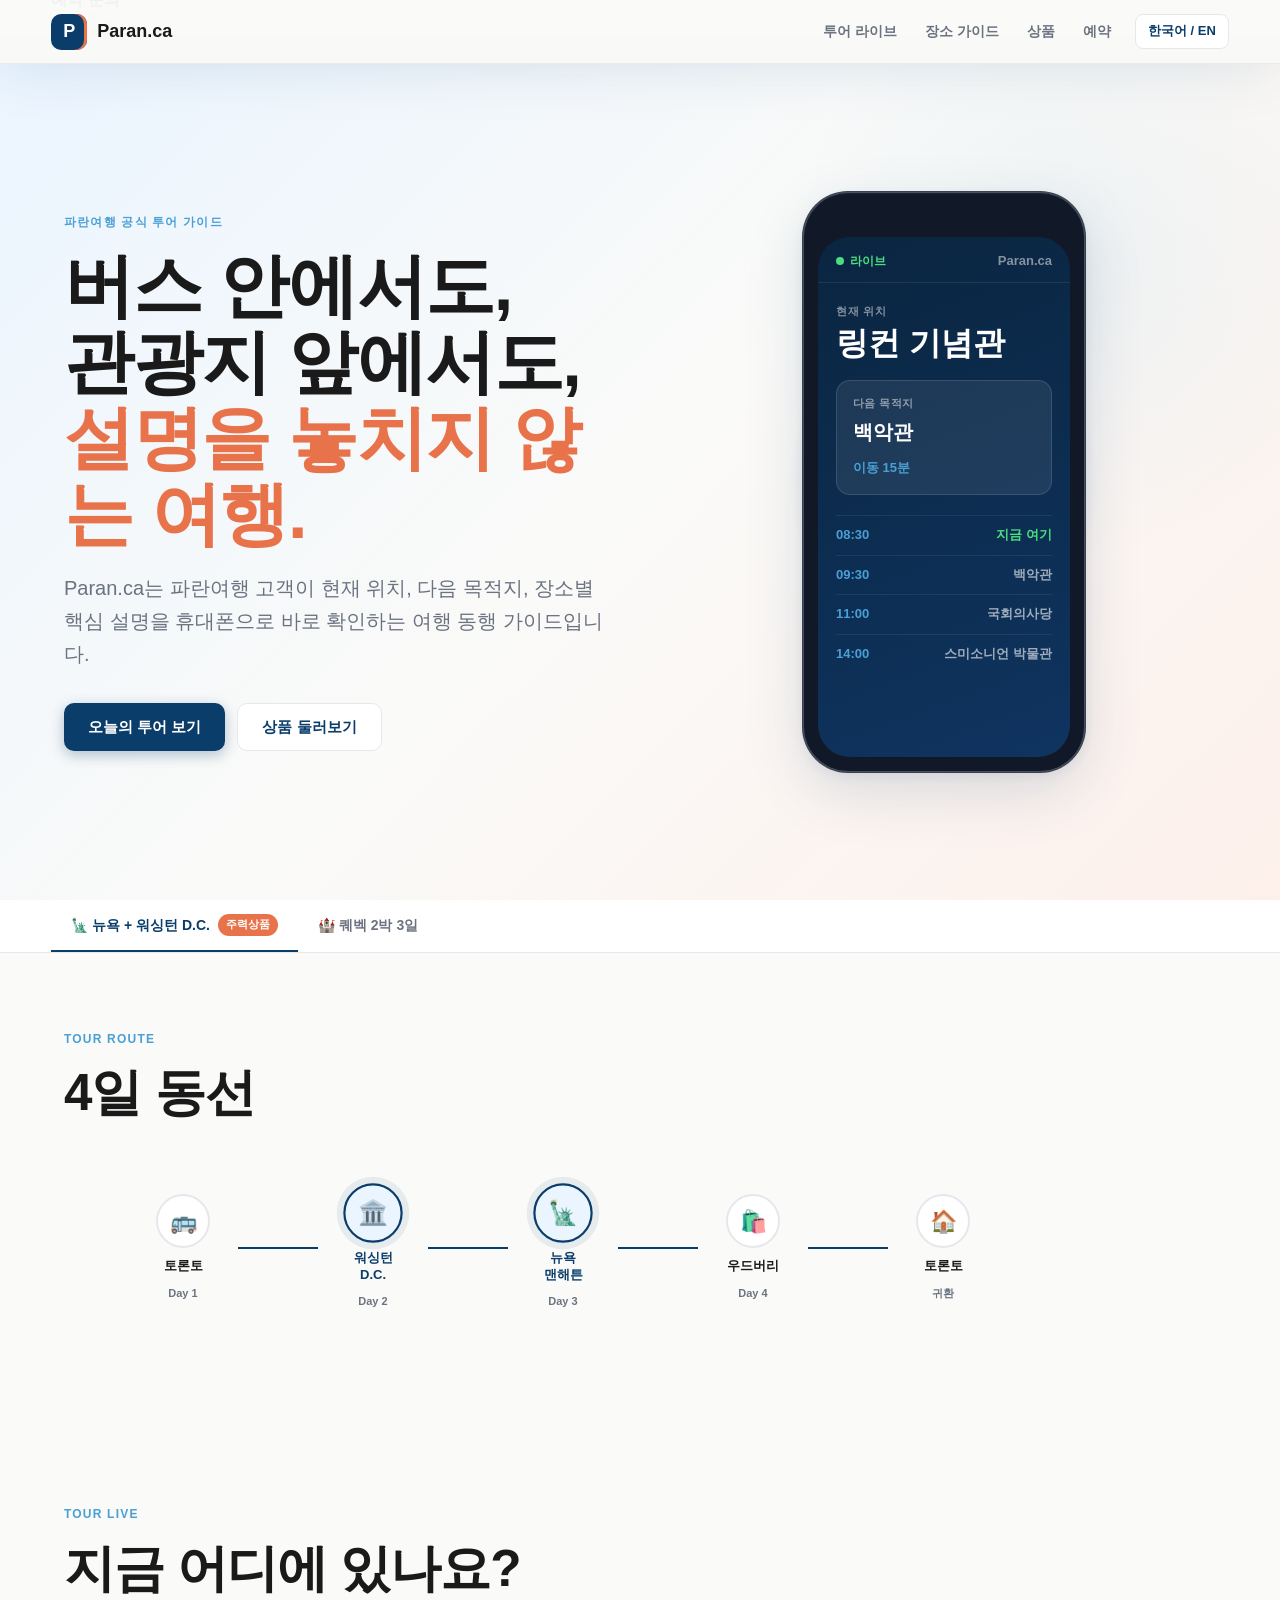
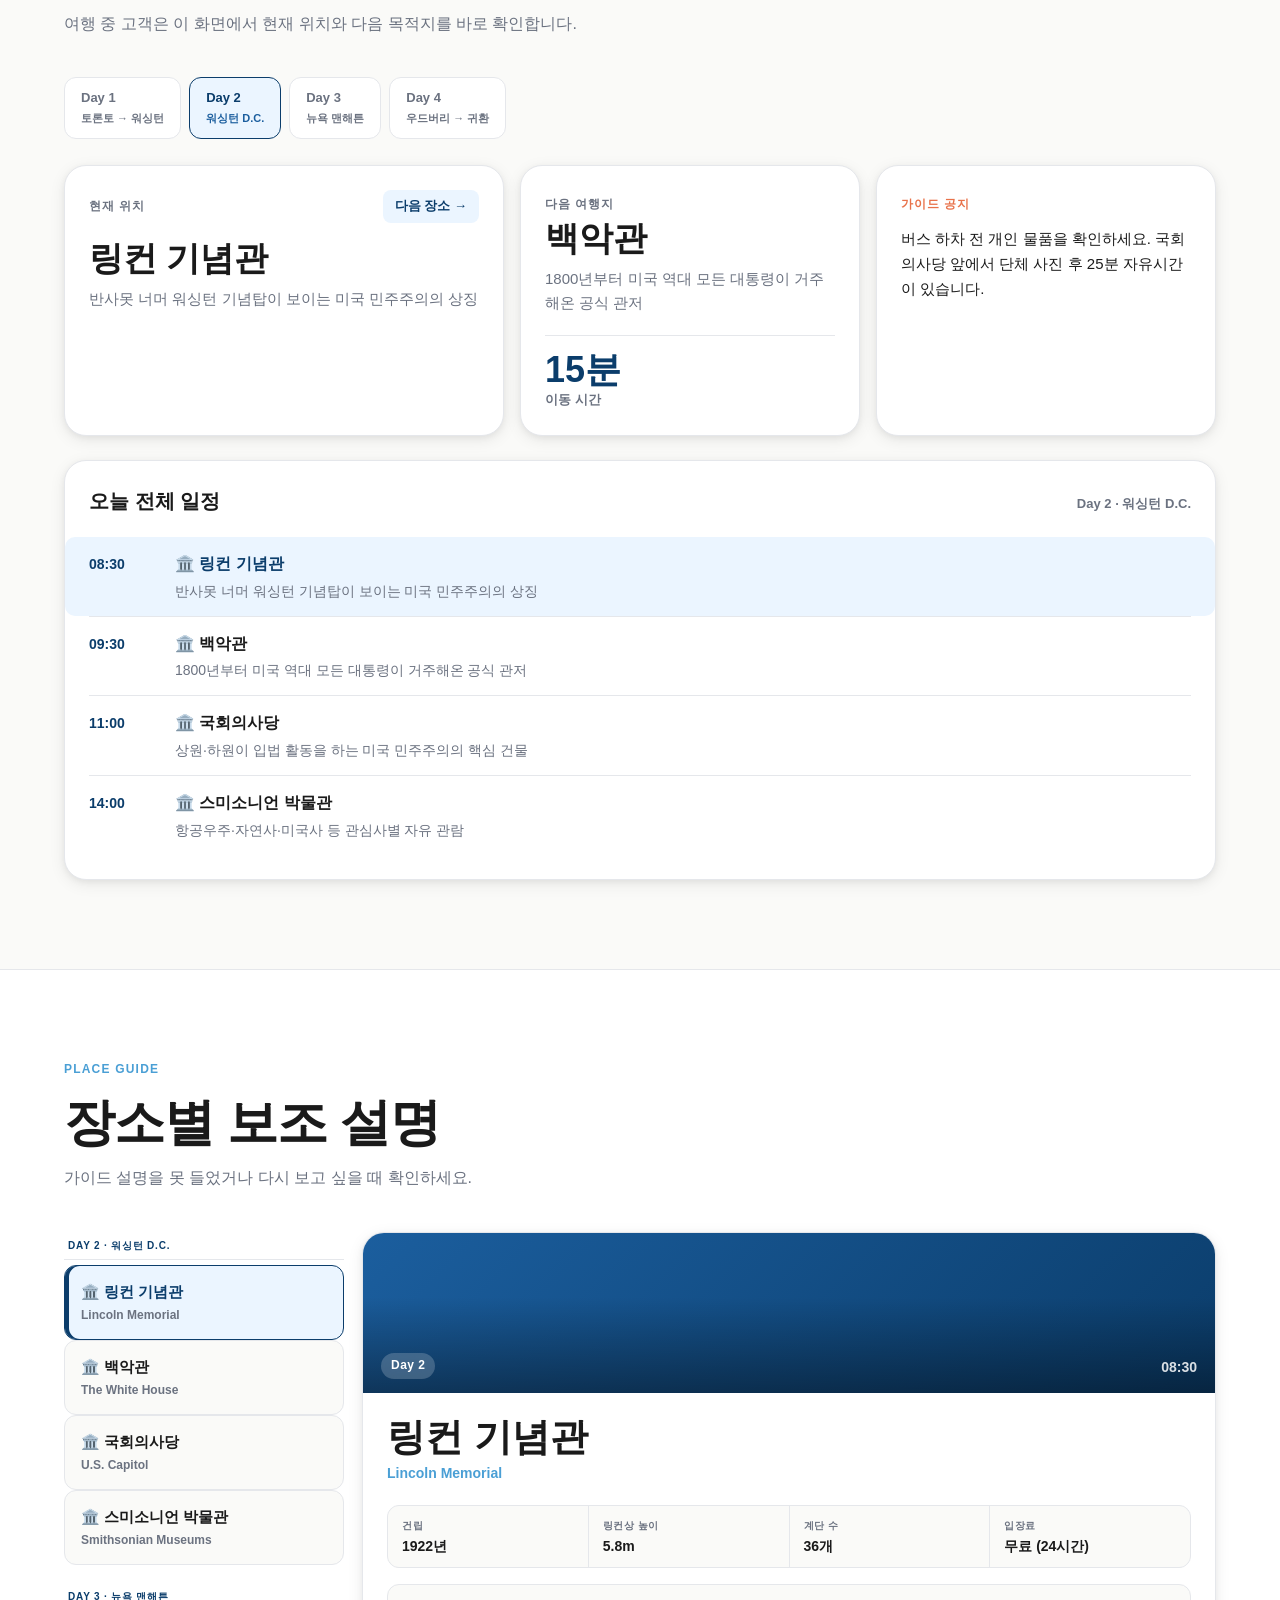
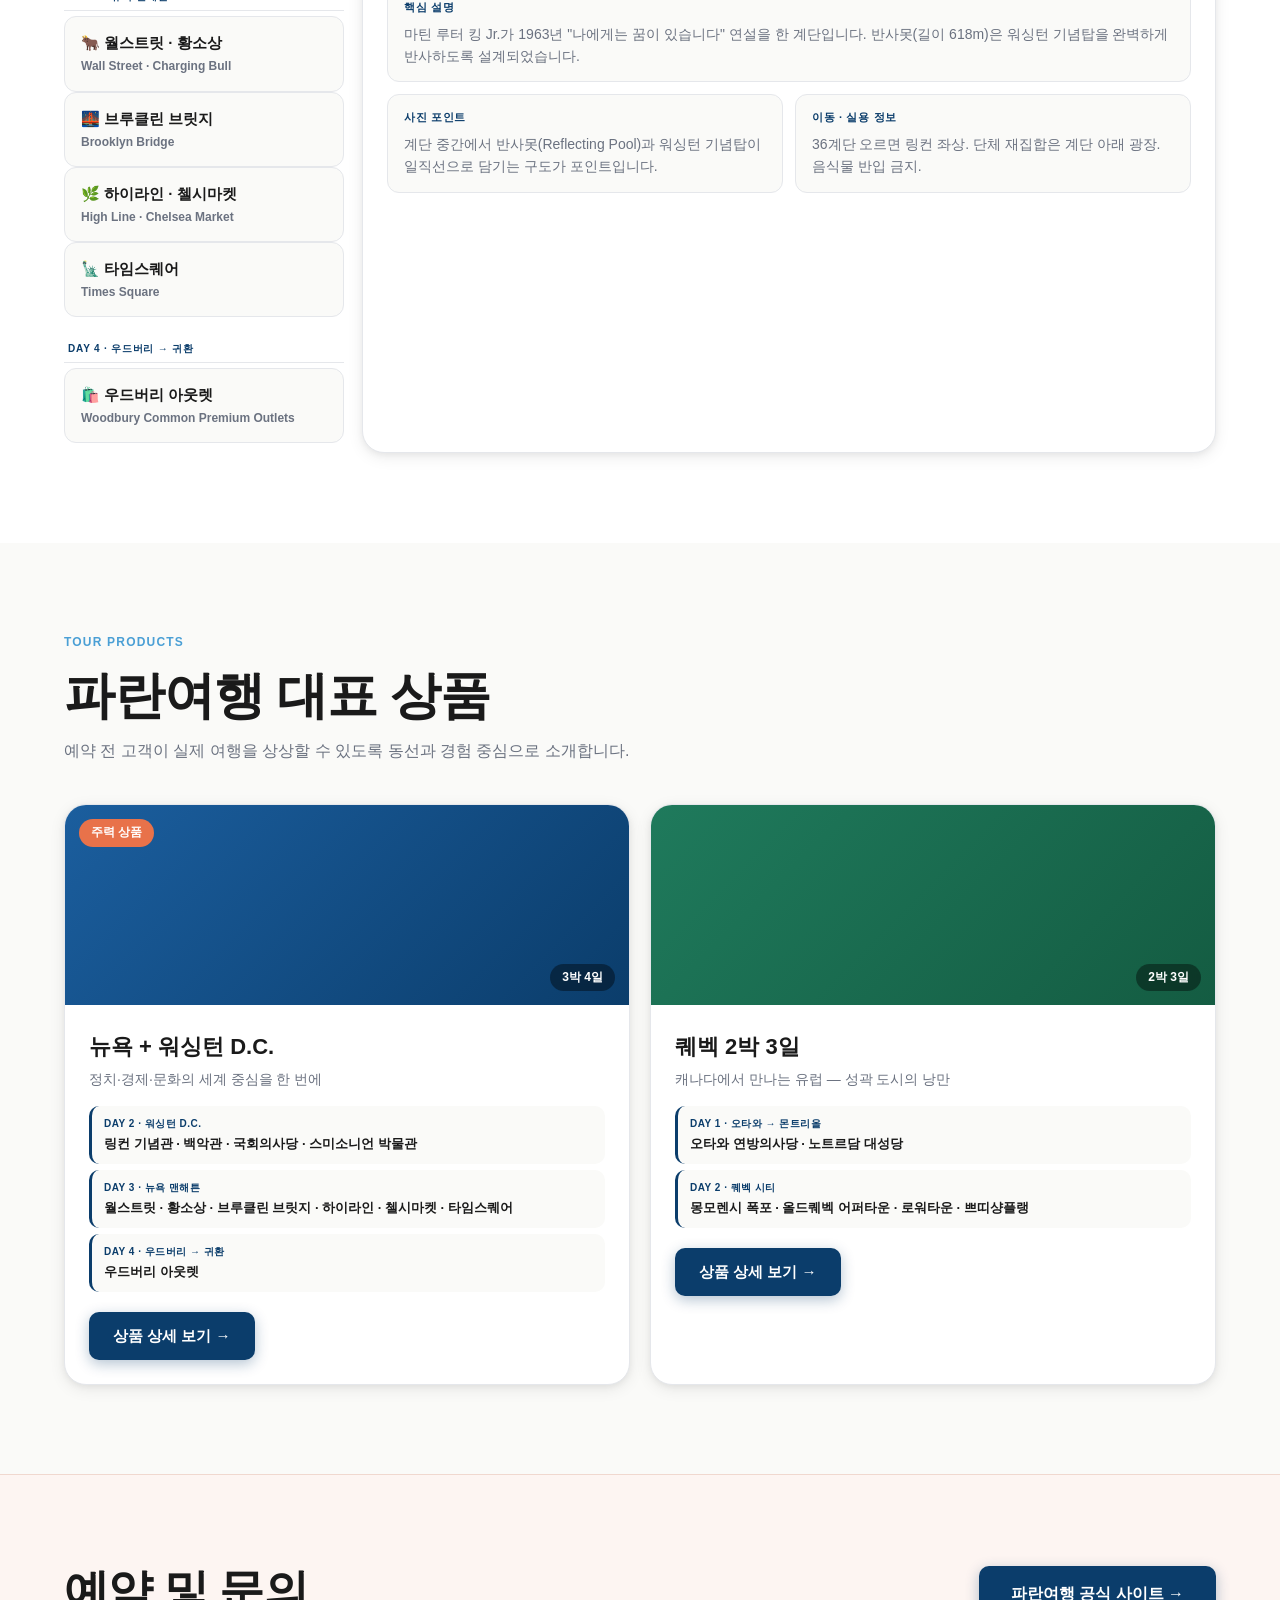
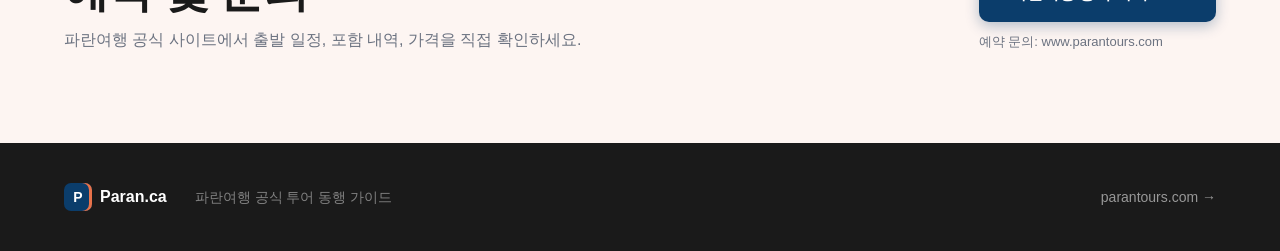
<file: index.html>
<!doctype html>
<html lang="ko">
<head>
  <meta charset="utf-8">
  <meta name="viewport" content="width=device-width, initial-scale=1">
  <meta name="description" content="파란여행 공식 투어 동행 가이드 — 버스 안에서도 관광지 앞에서도 설명을 놓치지 않는 여행">
  <meta name="theme-color" content="#0B3D6B">
  <meta property="og:title" content="Paran.ca | 파란여행 투어 가이드">
  <meta property="og:description" content="현재 위치, 다음 목적지, 장소 설명을 한눈에 — 파란여행 모바일 동행 가이드">
  <meta property="og:type" content="website">
  <title>Paran.ca | 파란여행 투어 가이드</title>
  <link rel="stylesheet" href="style.css">
</head>
<body>

  <!-- HEADER -->
  <header class="topbar" id="topbar">
    <a class="brand" href="#" aria-label="Paran.ca 홈">
      <div class="brand-mark">P</div>
      <span class="brand-name">Paran.ca</span>
    </a>
    <nav class="main-nav" aria-label="주요 메뉴">
      <a href="#live" class="nav-link">투어 라이브</a>
      <a href="#places" class="nav-link">장소 가이드</a>
      <a href="#products" class="nav-link">상품</a>
      <a href="#booking" class="nav-link">예약</a>
    </nav>
    <div class="topbar-end">
      <button class="lang-btn" type="button" id="langToggle">한국어 / EN</button>
      <button class="hamburger" type="button" id="menuBtn" aria-label="메뉴">
        <span></span><span></span><span></span>
      </button>
    </div>
  </header>

  <div class="mobile-nav" id="mobileNav">
    <a href="#live" class="mobile-link">투어 라이브</a>
    <a href="#places" class="mobile-link">장소 가이드</a>
    <a href="#products" class="mobile-link">상품</a>
    <a href="#booking" class="mobile-link">예약 문의</a>
  </div>

  <main>

    <!-- HERO -->
    <section class="hero" id="home">
      <div class="hero-text">
        <p class="eyebrow">파란여행 공식 투어 가이드</p>
        <h1 class="hero-headline">
          <span class="h-line" style="--i:0">버스 안에서도,</span>
          <span class="h-line" style="--i:1">관광지 앞에서도,</span>
          <span class="h-line coral" style="--i:2">설명을 놓치지 않는 여행.</span>
        </h1>
        <p class="hero-body">Paran.ca는 파란여행 고객이 현재 위치, 다음 목적지, 장소별 핵심 설명을 휴대폰으로 바로 확인하는 여행 동행 가이드입니다.</p>
        <div class="hero-cta">
          <a href="#live" class="btn-primary">오늘의 투어 보기</a>
          <a href="#products" class="btn-ghost">상품 둘러보기</a>
        </div>
      </div>

      <div class="hero-device" aria-label="모바일 투어 라이브 미리보기">
        <div class="device-glow"></div>
        <div class="device-frame">
          <div class="device-pill"></div>
          <div class="device-screen" id="heroPhone">
            <div class="app-topbar">
              <span class="live-badge"><span class="live-dot"></span>라이브</span>
              <span class="app-logo-sm">Paran.ca</span>
            </div>
            <div class="app-body">
              <p class="app-label">현재 위치</p>
              <h2 class="app-current" data-hero-current>워싱턴 D.C.</h2>
              <div class="app-next-card">
                <p class="app-next-label">다음 목적지</p>
                <strong class="app-next-name" data-hero-next>국회의사당</strong>
                <span class="app-next-time" data-hero-time>이동 12분</span>
              </div>
              <ol class="app-timeline" data-mini-timeline></ol>
            </div>
          </div>
        </div>
      </div>
    </section>

    <!-- TOUR TABS -->
    <div class="tour-tabs-bar">
      <div class="tour-tabs" role="tablist">
        <button class="tour-tab is-active" type="button" role="tab" data-tour="ny-washington">
          🗽 뉴욕 + 워싱턴 D.C. <span class="badge">주력상품</span>
        </button>
        <button class="tour-tab" type="button" role="tab" data-tour="quebec">
          🏰 퀘벡 2박 3일
        </button>
      </div>
    </div>

    <!-- ROUTE VISUALIZATION -->
    <section class="route-section">
      <div class="section-intro reveal">
        <p class="eyebrow">Tour route</p>
        <h2 data-route-title>4일 동선 한눈에</h2>
      </div>
      <div class="route-scroll">
        <div class="route-viz" data-route-viz></div>
      </div>
    </section>

    <!-- LIVE -->
    <section class="live-section" id="live">
      <div class="section-intro reveal">
        <p class="eyebrow">Tour live</p>
        <h2>지금 어디에 있나요?</h2>
        <p class="section-desc">여행 중 고객은 이 화면에서 현재 위치와 다음 목적지를 바로 확인합니다.</p>
      </div>

      <div class="live-day-tabs" data-day-tabs></div>

      <div class="live-grid">
        <article class="live-card current-card tilt-card reveal">
          <div class="card-head">
            <span class="card-eye">현재 위치</span>
            <button class="next-btn" type="button" id="simulateNext">다음 장소 →</button>
          </div>
          <h3 class="live-place" data-current-place></h3>
          <p class="live-desc" data-current-summary></p>
        </article>

        <article class="live-card reveal" style="--delay:.1s">
          <span class="card-eye">다음 여행지</span>
          <h3 class="live-place" data-next-place></h3>
          <p class="live-desc" data-next-summary></p>
          <div class="move-badge">
            <strong class="move-time" data-moving-time></strong>
            <span class="move-label">이동 시간</span>
          </div>
        </article>

        <article class="notice-card reveal" style="--delay:.2s">
          <span class="card-eye notice-eye">가이드 공지</span>
          <p class="notice-text" data-guide-notice></p>
        </article>
      </div>

      <div class="timeline-wrap reveal">
        <div class="timeline-head">
          <h3>오늘 전체 일정</h3>
          <span class="timeline-day" data-tour-day></span>
        </div>
        <ol class="timeline" data-main-timeline></ol>
      </div>
    </section>

    <!-- PLACES -->
    <section class="places-section" id="places">
      <div class="section-intro reveal">
        <p class="eyebrow">Place guide</p>
        <h2>장소별 보조 설명</h2>
        <p class="section-desc">가이드 설명을 못 들었거나 다시 보고 싶을 때 확인하세요.</p>
      </div>
      <div class="places-layout reveal" id="placesLayout">
        <div class="place-list" data-place-list></div>
        <article class="place-detail" data-place-detail></article>
      </div>
      <p class="swipe-hint" aria-hidden="true">← 스와이프로 장소 이동 →</p>
    </section>

    <!-- PRODUCTS -->
    <section class="products-section" id="products">
      <div class="section-intro reveal">
        <p class="eyebrow">Tour products</p>
        <h2>파란여행 대표 상품</h2>
        <p class="section-desc">예약 전 고객이 실제 여행을 상상할 수 있도록 동선과 경험 중심으로 소개합니다.</p>
      </div>
      <div class="product-grid" data-product-grid></div>
    </section>

    <!-- BOOKING -->
    <section class="booking-section" id="booking">
      <div class="booking-copy reveal">
        <h2>예약 및 문의</h2>
        <p>파란여행 공식 사이트에서 출발 일정, 포함 내역, 가격을 직접 확인하세요.</p>
      </div>
      <div class="booking-action reveal" style="--delay:.15s">
        <a class="btn-primary btn-lg" href="https://www.parantours.com" target="_blank" rel="noreferrer">파란여행 공식 사이트 →</a>
        <p class="booking-note">예약 문의: www.parantours.com</p>
      </div>
    </section>

  </main>

  <footer class="site-footer">
    <div class="footer-inner">
      <div class="footer-brand">
        <div class="brand-mark sm">P</div>
        <span>Paran.ca</span>
      </div>
      <p>파란여행 공식 투어 동행 가이드</p>
      <a href="https://www.parantours.com" target="_blank" rel="noreferrer">parantours.com →</a>
    </div>
  </footer>

  <script src="tour-data.js"></script>
</body>
</html>
</file>
<file: style.css>
/* ═══════════════════════════════════════
   TOKENS
═══════════════════════════════════════ */
:root {
  --bg: #FAFAF8;
  --surface: #FFFFFF;
  --ink: #1A1A1A;
  --muted: #6B7280;
  --border: #E5E7EB;
  --brand: #0B3D6B;
  --brand-mid: #1B5E9E;
  --brand-light: #4A9FD5;
  --brand-sky: #EBF5FF;
  --coral: #E8724A;
  --coral-light: #FDF0EB;
  --green: #059669;
  --shadow-sm: 0 1px 3px rgba(0,0,0,.08), 0 1px 2px rgba(0,0,0,.06);
  --shadow: 0 4px 16px rgba(0,0,0,.08), 0 2px 6px rgba(0,0,0,.05);
  --shadow-lg: 0 20px 60px rgba(11,61,107,.15), 0 4px 16px rgba(0,0,0,.08);
  --r: 14px;
  --r-lg: 22px;
}

/* ═══════════════════════════════════════
   RESET & BASE
═══════════════════════════════════════ */
*, *::before, *::after { box-sizing: border-box; margin: 0; padding: 0; }

html { scroll-behavior: smooth; font-size: 16px; }

body {
  background: var(--bg);
  color: var(--ink);
  font-family: -apple-system, "Apple SD Gothic Neo", "Malgun Gothic", "Segoe UI", sans-serif;
  line-height: 1.6;
  overflow-x: hidden;
}

a { color: inherit; text-decoration: none; }
button { font: inherit; cursor: pointer; border: none; background: none; }
ol, ul { list-style: none; }
img { display: block; max-width: 100%; }

/* ═══════════════════════════════════════
   HEADER
═══════════════════════════════════════ */
.topbar {
  position: sticky;
  top: 0;
  z-index: 100;
  display: flex;
  align-items: center;
  gap: 24px;
  height: 64px;
  padding: 0 clamp(16px, 4vw, 56px);
  background: rgba(250,250,248,.92);
  border-bottom: 1px solid rgba(229,231,235,.8);
  backdrop-filter: blur(20px);
  -webkit-backdrop-filter: blur(20px);
  transition: box-shadow .3s;
}

.topbar.scrolled { box-shadow: var(--shadow); }

.brand {
  display: flex;
  align-items: center;
  gap: 10px;
  font-size: 18px;
  font-weight: 800;
  flex-shrink: 0;
}

.brand-mark {
  width: 36px;
  height: 36px;
  border-radius: 10px;
  background: var(--brand);
  color: #fff;
  display: grid;
  place-items: center;
  font-size: 18px;
  font-weight: 900;
  box-shadow: inset -3px 0 0 var(--coral);
}

.brand-mark.sm { width: 28px; height: 28px; font-size: 14px; border-radius: 7px; }

.main-nav {
  display: flex;
  gap: 28px;
  margin-left: auto;
}

.nav-link {
  font-size: 14px;
  font-weight: 600;
  color: var(--muted);
  transition: color .2s;
}

.nav-link:hover { color: var(--brand); }

.topbar-end {
  display: flex;
  align-items: center;
  gap: 10px;
}

.lang-btn {
  padding: 6px 12px;
  border: 1px solid var(--border);
  border-radius: 8px;
  background: var(--surface);
  color: var(--brand);
  font-size: 13px;
  font-weight: 700;
  white-space: nowrap;
}

.hamburger {
  display: none;
  flex-direction: column;
  gap: 5px;
  padding: 6px;
}

.hamburger span {
  display: block;
  width: 22px;
  height: 2px;
  background: var(--ink);
  border-radius: 2px;
  transition: transform .3s, opacity .3s;
}

/* Mobile nav */
.mobile-nav {
  position: fixed;
  top: 64px;
  left: 0;
  right: 0;
  background: var(--surface);
  border-bottom: 1px solid var(--border);
  display: flex;
  flex-direction: column;
  padding: 12px 0;
  z-index: 99;
  transform: translateY(-110%);
  transition: transform .3s cubic-bezier(.25,.46,.45,.94);
  box-shadow: var(--shadow-lg);
}

.mobile-nav.is-open { transform: none; }

.mobile-link {
  padding: 14px clamp(16px, 4vw, 56px);
  font-size: 16px;
  font-weight: 600;
  color: var(--ink);
  border-bottom: 1px solid var(--border);
  transition: background .15s;
}

.mobile-link:last-child { border-bottom: none; }
.mobile-link:active { background: var(--bg); }

/* ═══════════════════════════════════════
   HERO
═══════════════════════════════════════ */
.hero {
  display: grid;
  grid-template-columns: 1fr 1fr;
  gap: clamp(32px, 5vw, 72px);
  align-items: center;
  min-height: calc(100svh - 64px);
  padding: clamp(48px, 8vw, 96px) clamp(16px, 5vw, 72px);
  background: linear-gradient(135deg, #EBF5FF 0%, var(--bg) 50%, #FDF0EB 100%);
  position: relative;
  overflow: hidden;
}

.hero::before {
  content: '';
  position: absolute;
  width: 600px;
  height: 600px;
  border-radius: 50%;
  background: radial-gradient(circle, rgba(74,159,213,.08) 0%, transparent 70%);
  top: -100px;
  right: -100px;
  pointer-events: none;
}

.eyebrow {
  font-size: 12px;
  font-weight: 800;
  letter-spacing: .1em;
  text-transform: uppercase;
  color: var(--brand-light);
  margin-bottom: 16px;
}

.eyebrow.light { color: rgba(255,255,255,.6); }

.hero-headline {
  font-size: clamp(40px, 5.5vw, 80px);
  font-weight: 900;
  line-height: 1.08;
  letter-spacing: -.02em;
}

.h-line {
  display: block;
  opacity: 0;
  transform: translateY(24px);
  animation: lineUp .7s cubic-bezier(.25,.46,.45,.94) forwards;
  animation-delay: calc(var(--i) * .15s + .2s);
}

.h-line.coral { color: var(--coral); }

@keyframes lineUp {
  to { opacity: 1; transform: none; }
}

.hero-body {
  margin-top: 20px;
  font-size: clamp(16px, 1.6vw, 20px);
  color: var(--muted);
  max-width: 540px;
  line-height: 1.65;
  opacity: 0;
  animation: lineUp .7s ease forwards;
  animation-delay: .65s;
}

.hero-cta {
  display: flex;
  flex-wrap: wrap;
  gap: 12px;
  margin-top: 32px;
  opacity: 0;
  animation: lineUp .6s ease forwards;
  animation-delay: .8s;
}

/* BUTTONS */
.btn-primary {
  display: inline-flex;
  align-items: center;
  justify-content: center;
  min-height: 48px;
  padding: 0 24px;
  border-radius: 10px;
  background: var(--brand);
  color: #fff;
  font-size: 15px;
  font-weight: 700;
  transition: background .2s, transform .15s, box-shadow .2s;
  box-shadow: 0 4px 14px rgba(11,61,107,.3);
}

.btn-primary:hover { background: var(--brand-mid); transform: translateY(-1px); box-shadow: 0 6px 20px rgba(11,61,107,.35); }
.btn-primary:active { transform: none; }
.btn-primary.btn-lg { min-height: 56px; padding: 0 32px; font-size: 16px; }

.btn-ghost {
  display: inline-flex;
  align-items: center;
  justify-content: center;
  min-height: 48px;
  padding: 0 24px;
  border-radius: 10px;
  border: 1.5px solid var(--border);
  background: var(--surface);
  color: var(--brand);
  font-size: 15px;
  font-weight: 700;
  transition: border-color .2s, background .2s;
}

.btn-ghost:hover { border-color: var(--brand-light); background: var(--brand-sky); }

/* DEVICE MOCKUP */
.hero-device {
  display: flex;
  justify-content: center;
  align-items: center;
  position: relative;
  opacity: 0;
  animation: lineUp .8s ease forwards;
  animation-delay: .4s;
}

.device-glow {
  position: absolute;
  width: 320px;
  height: 320px;
  border-radius: 50%;
  background: radial-gradient(circle, rgba(74,159,213,.25) 0%, transparent 70%);
  z-index: 0;
}

.device-frame {
  position: relative;
  z-index: 1;
  width: min(280px, 72vw);
  background: #111827;
  border-radius: 44px;
  padding: 14px;
  box-shadow:
    0 0 0 1px rgba(255,255,255,.08),
    0 0 0 2px #374151,
    var(--shadow-lg),
    inset 0 1px 1px rgba(255,255,255,.06);
}

.device-pill {
  width: 90px;
  height: 24px;
  background: #111827;
  border-radius: 0 0 18px 18px;
  margin: 0 auto 6px;
}

.device-screen {
  background: linear-gradient(160deg, #0a2540 0%, #0f3460 100%);
  border-radius: 32px;
  min-height: 520px;
  overflow: hidden;
  color: #fff;
  transition: transform .5s cubic-bezier(.25,.46,.45,.94);
  transform-style: preserve-3d;
}

.device-screen.is-flipping {
  animation: phoneFlip .5s ease;
}

@keyframes phoneFlip {
  0%   { transform: rotateY(0deg); }
  49%  { transform: rotateY(90deg); opacity: 0; }
  51%  { transform: rotateY(-90deg); opacity: 0; }
  100% { transform: rotateY(0deg); opacity: 1; }
}

.app-topbar {
  display: flex;
  align-items: center;
  justify-content: space-between;
  padding: 14px 18px 10px;
  border-bottom: 1px solid rgba(255,255,255,.08);
}

.live-badge {
  display: flex;
  align-items: center;
  gap: 6px;
  font-size: 12px;
  font-weight: 700;
  color: #4ade80;
}

.live-dot {
  width: 8px;
  height: 8px;
  border-radius: 50%;
  background: #4ade80;
  animation: pulseDot 2s ease infinite;
}

@keyframes pulseDot {
  0%,100% { box-shadow: 0 0 0 0 rgba(74,222,128,.5); }
  50%      { box-shadow: 0 0 0 6px rgba(74,222,128,0); }
}

.app-logo-sm {
  font-size: 13px;
  font-weight: 800;
  color: rgba(255,255,255,.5);
}

.app-body { padding: 20px 18px; }

.app-label {
  font-size: 11px;
  font-weight: 700;
  letter-spacing: .06em;
  text-transform: uppercase;
  color: rgba(255,255,255,.5);
  margin-bottom: 6px;
}

.app-current {
  font-size: 32px;
  font-weight: 900;
  line-height: 1.1;
  margin-bottom: 18px;
}

.app-next-card {
  background: rgba(255,255,255,.08);
  border: 1px solid rgba(255,255,255,.12);
  border-radius: 14px;
  padding: 14px 16px;
  margin-bottom: 20px;
}

.app-next-label {
  font-size: 11px;
  color: rgba(255,255,255,.5);
  font-weight: 700;
  letter-spacing: .04em;
  margin-bottom: 4px;
}

.app-next-name {
  display: block;
  font-size: 20px;
  font-weight: 800;
  margin-bottom: 6px;
}

.app-next-time {
  font-size: 13px;
  color: var(--brand-light);
  font-weight: 600;
}

.app-timeline {
  display: flex;
  flex-direction: column;
  gap: 0;
}

.app-timeline li {
  display: flex;
  justify-content: space-between;
  align-items: center;
  gap: 10px;
  padding: 9px 0;
  border-top: 1px solid rgba(255,255,255,.07);
  font-size: 13px;
  color: rgba(255,255,255,.6);
}

.app-timeline li time { font-weight: 700; color: var(--brand-light); }
.app-timeline li.is-now { color: #fff; }
.app-timeline li.is-now strong { color: #4ade80; }

/* ═══════════════════════════════════════
   STATS
═══════════════════════════════════════ */
.stats-row {
  display: flex;
  align-items: center;
  justify-content: center;
  gap: 0;
  background: var(--surface);
  border-top: 1px solid var(--border);
  border-bottom: 1px solid var(--border);
  padding: 28px clamp(16px, 4vw, 56px);
  flex-wrap: wrap;
}

.stat-item {
  display: flex;
  flex-direction: column;
  align-items: center;
  gap: 4px;
  padding: 0 clamp(20px, 3vw, 48px);
  opacity: 0;
  transform: translateY(20px);
  transition: opacity .6s ease, transform .6s ease;
}

.stat-item.is-visible { opacity: 1; transform: none; }

.stat-num {
  font-size: clamp(28px, 3.5vw, 42px);
  font-weight: 900;
  color: var(--brand);
  line-height: 1;
}

.stat-label {
  font-size: 13px;
  color: var(--muted);
  font-weight: 600;
  white-space: nowrap;
}

.stat-divider {
  width: 1px;
  height: 40px;
  background: var(--border);
  flex-shrink: 0;
}

/* ═══════════════════════════════════════
   TOUR TABS
═══════════════════════════════════════ */
.tour-tabs-bar {
  background: var(--surface);
  border-bottom: 1px solid var(--border);
  position: sticky;
  top: 64px;
  z-index: 90;
}

.tour-tabs {
  display: flex;
  gap: 0;
  padding: 0 clamp(16px, 4vw, 56px);
  overflow-x: auto;
  -webkit-overflow-scrolling: touch;
  scrollbar-width: none;
}

.tour-tabs::-webkit-scrollbar { display: none; }

.tour-tab {
  flex: 0 0 auto;
  display: flex;
  align-items: center;
  gap: 8px;
  padding: 14px 20px;
  font-size: 14px;
  font-weight: 700;
  color: var(--muted);
  border-bottom: 2px solid transparent;
  transition: color .2s, border-color .2s;
  white-space: nowrap;
}

.tour-tab:hover { color: var(--brand); }

.tour-tab.is-active {
  color: var(--brand);
  border-bottom-color: var(--brand);
}

.badge {
  display: inline-block;
  padding: 2px 8px;
  border-radius: 20px;
  background: var(--coral);
  color: #fff;
  font-size: 11px;
  font-weight: 700;
}

/* ═══════════════════════════════════════
   ROUTE VISUALIZATION
═══════════════════════════════════════ */
.route-section {
  padding: clamp(48px, 6vw, 80px) 0 clamp(48px, 6vw, 80px) clamp(16px, 5vw, 72px);
  background: var(--bg);
}

.route-section .section-intro { padding-right: clamp(16px, 5vw, 72px); }

.route-scroll {
  overflow-x: auto;
  -webkit-overflow-scrolling: touch;
  scrollbar-width: none;
  padding: 24px 0 28px;
  margin-top: 32px;
}

.route-scroll::-webkit-scrollbar { display: none; }

.route-viz {
  display: flex;
  align-items: center;
  gap: 0;
  min-width: max-content;
  padding: 0 clamp(16px, 5vw, 72px);
}

.route-node {
  display: flex;
  flex-direction: column;
  align-items: center;
  gap: 10px;
  flex: 0 0 auto;
  width: 110px;
  text-align: center;
}

.route-dot {
  width: 54px;
  height: 54px;
  border-radius: 50%;
  background: var(--surface);
  border: 2px solid var(--border);
  display: grid;
  place-items: center;
  font-size: 22px;
  position: relative;
  z-index: 1;
  transition: border-color .3s, box-shadow .3s, transform .3s;
}

.route-node.is-key .route-dot {
  border-color: var(--brand);
  background: var(--brand-sky);
  box-shadow: 0 0 0 6px rgba(11,61,107,.08);
  transform: scale(1.1);
}

.route-node-label {
  font-size: 13px;
  font-weight: 700;
  color: var(--ink);
  line-height: 1.3;
}

.route-node-day {
  font-size: 11px;
  color: var(--muted);
  font-weight: 600;
}

.route-node.is-key .route-node-label { color: var(--brand); }

.route-connector {
  flex: 1 0 48px;
  height: 2px;
  background: var(--border);
  position: relative;
  overflow: visible;
  min-width: 48px;
  max-width: 80px;
}

.route-connector::after {
  content: '';
  position: absolute;
  inset: 0;
  background: var(--brand);
  transform: scaleX(0);
  transform-origin: left;
  transition: transform 1s cubic-bezier(.25,.46,.45,.94);
}

.route-connector.is-drawn::after { transform: scaleX(1); }

.route-connector.delay-1::after { transition-delay: .2s; }
.route-connector.delay-2::after { transition-delay: .4s; }
.route-connector.delay-3::after { transition-delay: .6s; }
.route-connector.delay-4::after { transition-delay: .8s; }

/* ═══════════════════════════════════════
   SECTION COMMON
═══════════════════════════════════════ */
.section-intro {
  max-width: 640px;
  margin-bottom: 40px;
}

.section-intro h2 {
  font-size: clamp(30px, 4vw, 52px);
  font-weight: 900;
  line-height: 1.1;
  letter-spacing: -.02em;
  margin-top: 8px;
}

.section-desc {
  margin-top: 14px;
  color: var(--muted);
  font-size: 16px;
  line-height: 1.65;
}

/* ═══════════════════════════════════════
   LIVE SECTION
═══════════════════════════════════════ */
.live-section {
  padding: clamp(56px, 7vw, 96px) clamp(16px, 5vw, 72px);
  background: var(--bg);
}

.live-grid {
  display: grid;
  grid-template-columns: 1.1fr .85fr .85fr;
  gap: 16px;
  margin-bottom: 24px;
}

.live-card, .notice-card {
  background: var(--surface);
  border: 1px solid var(--border);
  border-radius: var(--r-lg);
  padding: 24px;
  box-shadow: var(--shadow);
  transition: transform .15s ease, box-shadow .3s ease;
}

.live-card.tilt-card:hover, .notice-card.tilt-card:hover {
  box-shadow: var(--shadow-lg);
}

.card-head {
  display: flex;
  align-items: center;
  justify-content: space-between;
  gap: 12px;
  margin-bottom: 16px;
}

.card-eye {
  font-size: 12px;
  font-weight: 800;
  letter-spacing: .07em;
  text-transform: uppercase;
  color: var(--muted);
}

.notice-eye { color: var(--coral); }

.next-btn {
  padding: 6px 12px;
  border-radius: 8px;
  background: var(--brand-sky);
  color: var(--brand);
  font-size: 13px;
  font-weight: 700;
  transition: background .2s;
}

.next-btn:hover { background: #d6eaf8; }

.live-place {
  font-size: clamp(22px, 2.8vw, 34px);
  font-weight: 900;
  line-height: 1.12;
  margin-top: 4px;
  margin-bottom: 10px;
}

.live-desc {
  font-size: 15px;
  color: var(--muted);
  line-height: 1.6;
}

.move-badge {
  display: flex;
  flex-direction: column;
  gap: 2px;
  margin-top: 20px;
  padding-top: 16px;
  border-top: 1px solid var(--border);
}

.move-time {
  font-size: 36px;
  font-weight: 900;
  color: var(--brand);
  line-height: 1;
}

.move-label {
  font-size: 13px;
  color: var(--muted);
  font-weight: 600;
}

.notice-text {
  font-size: 15px;
  color: var(--ink);
  line-height: 1.65;
  margin-top: 12px;
}

/* TIMELINE */
.timeline-wrap {
  background: var(--surface);
  border: 1px solid var(--border);
  border-radius: var(--r-lg);
  padding: 24px;
  box-shadow: var(--shadow);
}

.timeline-head {
  display: flex;
  align-items: baseline;
  justify-content: space-between;
  gap: 16px;
  margin-bottom: 20px;
}

.timeline-head h3 {
  font-size: 20px;
  font-weight: 800;
}

.timeline-day {
  font-size: 13px;
  color: var(--muted);
  font-weight: 700;
}

.timeline { display: flex; flex-direction: column; gap: 0; }

.timeline li {
  display: grid;
  grid-template-columns: 70px 1fr;
  gap: 16px;
  padding: 14px 0;
  border-top: 1px solid var(--border);
  transition: background .15s;
}

.timeline li:first-child { border-top: none; }

.timeline time {
  font-size: 14px;
  font-weight: 800;
  color: var(--brand);
  padding-top: 2px;
}

.timeline .t-name {
  font-size: 16px;
  font-weight: 800;
  margin-bottom: 4px;
}

.timeline .t-desc {
  font-size: 14px;
  color: var(--muted);
  line-height: 1.5;
}

.timeline li.is-now { background: var(--brand-sky); margin: 0 -24px; padding: 14px 24px; border-radius: 10px; }
.timeline li.is-now .t-name { color: var(--brand); }
.timeline li.is-now time { color: var(--brand); }

/* ═══════════════════════════════════════
   PLACES
═══════════════════════════════════════ */
.places-section {
  padding: clamp(56px, 7vw, 96px) clamp(16px, 5vw, 72px);
  background: var(--surface);
  border-top: 1px solid var(--border);
}

.places-layout {
  display: grid;
  grid-template-columns: 280px 1fr;
  gap: 18px;
}

.place-list {
  display: flex;
  flex-direction: column;
  gap: 8px;
}

.place-btn {
  width: 100%;
  padding: 14px 16px;
  border: 1px solid var(--border);
  border-radius: 12px;
  background: var(--bg);
  color: var(--ink);
  text-align: left;
  font-weight: 700;
  font-size: 15px;
  transition: border-color .2s, background .2s, box-shadow .2s;
  cursor: pointer;
}

.place-btn span {
  display: block;
  font-size: 12px;
  font-weight: 600;
  color: var(--muted);
  margin-top: 2px;
}

.place-btn:hover { border-color: var(--brand-light); background: var(--brand-sky); }
.place-btn.is-active {
  border-color: var(--brand);
  background: var(--brand-sky);
  box-shadow: inset 4px 0 0 var(--brand);
  color: var(--brand);
}

.place-detail {
  background: var(--surface);
  border: 1px solid var(--border);
  border-radius: var(--r-lg);
  overflow: hidden;
  box-shadow: var(--shadow);
  min-height: 400px;
}

.place-visual {
  height: 160px;
  background: linear-gradient(135deg, var(--brand) 0%, var(--brand-mid) 100%);
  position: relative;
}

.place-visual-overlay {
  position: absolute;
  inset: 0;
  display: flex;
  align-items: flex-end;
  justify-content: space-between;
  padding: 14px 18px;
  background: linear-gradient(to top, rgba(0,0,0,.4) 0%, transparent 60%);
}

.place-day-badge {
  display: inline-block;
  padding: 3px 10px;
  border-radius: 20px;
  background: rgba(255,255,255,.2);
  backdrop-filter: blur(8px);
  -webkit-backdrop-filter: blur(8px);
  color: #fff;
  font-size: 12px;
  font-weight: 800;
  letter-spacing: .04em;
}

.place-visual-time {
  font-size: 14px;
  font-weight: 800;
  color: rgba(255,255,255,.85);
}

.place-content { padding: 24px; }

.place-content h3 {
  font-size: clamp(24px, 3vw, 38px);
  font-weight: 900;
  line-height: 1.1;
  margin-bottom: 4px;
}

.place-en {
  font-size: 14px;
  color: var(--brand-light);
  font-weight: 700;
  margin-bottom: 20px;
}

.guide-blocks {
  display: grid;
  grid-template-columns: 1fr 1fr;
  gap: 12px;
}

.guide-block {
  padding: 14px 16px;
  border: 1px solid var(--border);
  border-radius: 12px;
  background: var(--bg);
}

.guide-block-title {
  display: block;
  font-size: 11px;
  font-weight: 800;
  letter-spacing: .06em;
  text-transform: uppercase;
  color: var(--brand);
  margin-bottom: 6px;
}

.guide-block p {
  font-size: 14px;
  color: var(--muted);
  line-height: 1.6;
}

.guide-block-full { grid-column: 1 / -1; }

.swipe-hint {
  text-align: center;
  font-size: 13px;
  color: var(--muted);
  margin-top: 20px;
  display: none;
}

/* ═══════════════════════════════════════
   EXPERIENCE
═══════════════════════════════════════ */
.exp-section {
  display: grid;
  grid-template-columns: 1fr 1.4fr;
  gap: clamp(32px, 5vw, 72px);
  align-items: center;
  padding: clamp(56px, 7vw, 96px) clamp(16px, 5vw, 72px);
  background: var(--brand);
  color: #fff;
}

.exp-copy h2 {
  font-size: clamp(30px, 4vw, 50px);
  font-weight: 900;
  line-height: 1.12;
  letter-spacing: -.02em;
  margin-top: 12px;
  margin-bottom: 16px;
}

.exp-copy p { color: rgba(255,255,255,.7); font-size: 16px; line-height: 1.65; }

.exp-steps {
  display: grid;
  gap: 1px;
  background: rgba(255,255,255,.15);
  border: 1px solid rgba(255,255,255,.15);
  border-radius: var(--r-lg);
  overflow: hidden;
}

.exp-step {
  padding: 24px;
  background: rgba(255,255,255,.05);
  transition: background .2s;
}

.exp-step:hover { background: rgba(255,255,255,.1); }

.step-tag {
  font-size: 11px;
  font-weight: 800;
  letter-spacing: .1em;
  text-transform: uppercase;
  color: var(--brand-light);
}

.exp-step h3 {
  font-size: 20px;
  font-weight: 800;
  margin: 10px 0 8px;
}

.exp-step p { color: rgba(255,255,255,.65); font-size: 14px; line-height: 1.6; }

/* Stagger for exp-steps */
.reveal-stagger > * {
  opacity: 0;
  transform: translateY(24px);
  transition: opacity .6s ease, transform .6s ease;
}

.reveal-stagger.is-visible > *:nth-child(1) { opacity: 1; transform: none; transition-delay: .08s; }
.reveal-stagger.is-visible > *:nth-child(2) { opacity: 1; transform: none; transition-delay: .18s; }
.reveal-stagger.is-visible > *:nth-child(3) { opacity: 1; transform: none; transition-delay: .28s; }
.reveal-stagger.is-visible > *:nth-child(4) { opacity: 1; transform: none; transition-delay: .38s; }

/* ═══════════════════════════════════════
   PRODUCTS
═══════════════════════════════════════ */
.products-section {
  padding: clamp(56px, 7vw, 96px) clamp(16px, 5vw, 72px);
  background: var(--bg);
}

.product-grid {
  display: grid;
  grid-template-columns: repeat(2, 1fr);
  gap: 20px;
}

.product-card {
  background: var(--surface);
  border: 1px solid var(--border);
  border-radius: var(--r-lg);
  overflow: hidden;
  box-shadow: var(--shadow);
  transition: transform .15s ease, box-shadow .3s ease;
}

.product-card:hover {
  transform: translateY(-4px);
  box-shadow: var(--shadow-lg);
}

.product-visual {
  height: 200px;
  position: relative;
  overflow: hidden;
}

.product-badge {
  position: absolute;
  top: 14px;
  left: 14px;
  padding: 4px 12px;
  border-radius: 20px;
  background: var(--coral);
  color: #fff;
  font-size: 12px;
  font-weight: 800;
}

.product-content { padding: 24px; }

.product-title {
  font-size: 22px;
  font-weight: 900;
  margin-bottom: 4px;
}

.product-price {
  font-size: 16px;
  font-weight: 800;
  color: var(--brand);
  margin-bottom: 12px;
}

.product-summary {
  font-size: 14px;
  color: var(--muted);
  line-height: 1.6;
  margin-bottom: 16px;
}

.product-points {
  display: flex;
  flex-direction: column;
  gap: 6px;
  margin-bottom: 20px;
}

.product-points li {
  font-size: 14px;
  color: var(--ink);
  padding-left: 16px;
  position: relative;
  line-height: 1.4;
}

.product-points li::before {
  content: '';
  position: absolute;
  left: 0;
  top: 8px;
  width: 6px;
  height: 6px;
  border-radius: 50%;
  background: var(--coral);
}

/* ═══════════════════════════════════════
   BOOKING
═══════════════════════════════════════ */
.booking-section {
  padding: clamp(56px, 7vw, 96px) clamp(16px, 5vw, 72px);
  background: #FDF5F2;
  display: grid;
  grid-template-columns: 1fr auto;
  gap: clamp(32px, 4vw, 64px);
  align-items: center;
  border-top: 1px solid #f0d8cf;
}

.booking-copy h2 {
  font-size: clamp(26px, 3.5vw, 46px);
  font-weight: 900;
  line-height: 1.12;
  letter-spacing: -.02em;
  margin-bottom: 12px;
}

.booking-copy p { color: var(--muted); font-size: 16px; line-height: 1.65; }

.booking-action { display: flex; flex-direction: column; gap: 10px; align-items: flex-start; }

.booking-note {
  font-size: 13px;
  color: var(--muted);
}

/* ═══════════════════════════════════════
   FOOTER
═══════════════════════════════════════ */
.site-footer {
  background: var(--ink);
  padding: clamp(28px, 4vw, 40px) clamp(16px, 5vw, 72px);
}

.footer-inner {
  display: flex;
  align-items: center;
  gap: 20px;
  flex-wrap: wrap;
}

.footer-brand {
  display: flex;
  align-items: center;
  gap: 8px;
  color: #fff;
  font-weight: 800;
  font-size: 16px;
}

.site-footer p {
  color: rgba(255,255,255,.45);
  font-size: 14px;
  margin-left: 8px;
}

.site-footer a {
  color: rgba(255,255,255,.55);
  font-size: 14px;
  margin-left: auto;
  transition: color .2s;
}

.site-footer a:hover { color: var(--brand-light); }

/* ═══════════════════════════════════════
   SCROLL REVEAL
═══════════════════════════════════════ */
.reveal {
  opacity: 0;
  transform: translateY(36px);
  transition: opacity .7s cubic-bezier(.25,.46,.45,.94), transform .7s cubic-bezier(.25,.46,.45,.94);
}

.reveal[style*="--delay"] {
  transition-delay: var(--delay);
}

.reveal.is-visible {
  opacity: 1;
  transform: none;
}

/* ═══════════════════════════════════════
   RESPONSIVE
═══════════════════════════════════════ */
@media (max-width: 960px) {
  .main-nav { display: none; }
  .hamburger { display: flex; }
  .lang-btn { margin-left: auto; }

  .hero { grid-template-columns: 1fr; min-height: auto; padding-bottom: 48px; }
  .hero-device { order: -1; padding: 20px 0 0; }
  .device-frame { width: min(240px, 65vw); }
  .device-screen { min-height: 440px; }

  .live-grid { grid-template-columns: 1fr; }
  .places-layout { grid-template-columns: 1fr; }
  .place-list { display: grid; grid-template-columns: repeat(2, 1fr); }

  .exp-section { grid-template-columns: 1fr; }
  .product-grid { grid-template-columns: 1fr; }
  .booking-section { grid-template-columns: 1fr; }
  .booking-action { align-items: stretch; }
  .btn-primary.btn-lg { width: 100%; justify-content: center; }
}

@media (max-width: 620px) {
  .stats-row { gap: 0; }
  .stat-item { padding: 12px 16px; }
  .stat-divider { height: 30px; }
  .place-list { grid-template-columns: 1fr; }
  .guide-blocks { grid-template-columns: 1fr; }
  .swipe-hint { display: block; }
  .footer-inner { flex-direction: column; align-items: flex-start; gap: 8px; }
  .site-footer a { margin-left: 0; }
}

@media (max-width: 400px) {
  .hero-headline { font-size: 36px; }
  .hero-cta .btn-primary, .hero-cta .btn-ghost { width: 100%; justify-content: center; }
}

/* ═══════════════════════════════════════
   DAY TABS (live section)
═══════════════════════════════════════ */
.live-day-tabs {
  display: flex;
  gap: 8px;
  margin-bottom: 24px;
  overflow-x: auto;
  -webkit-overflow-scrolling: touch;
  scrollbar-width: none;
  padding-bottom: 2px;
}

.live-day-tabs::-webkit-scrollbar { display: none; }

.day-tab {
  flex: 0 0 auto;
  display: flex;
  flex-direction: column;
  align-items: flex-start;
  gap: 1px;
  padding: 10px 16px;
  border: 1.5px solid var(--border);
  border-radius: 12px;
  background: var(--surface);
  color: var(--muted);
  cursor: pointer;
  transition: border-color .2s, background .2s, color .2s;
  white-space: nowrap;
}

.day-tab strong {
  font-size: 13px;
  font-weight: 800;
  color: inherit;
}

.day-tab span {
  font-size: 11px;
  font-weight: 600;
  color: var(--muted);
}

.day-tab:hover { border-color: var(--brand-light); background: var(--brand-sky); }

.day-tab.is-active {
  border-color: var(--brand);
  background: var(--brand-sky);
  color: var(--brand);
}

.day-tab.is-active span { color: var(--brand-mid); }

/* ═══════════════════════════════════════
   PLACE GUIDE — DAY GROUPS
═══════════════════════════════════════ */
.place-day-group { margin-bottom: 10px; }

.place-day-header {
  font-size: 10px;
  font-weight: 800;
  letter-spacing: .08em;
  text-transform: uppercase;
  color: var(--brand);
  padding: 6px 4px 5px;
  border-bottom: 1px solid var(--border);
  margin-bottom: 5px;
}

/* ═══════════════════════════════════════
   PLACE DETAIL — FACTS GRID
═══════════════════════════════════════ */
.place-facts {
  display: grid;
  grid-template-columns: repeat(4, 1fr);
  gap: 1px;
  margin-bottom: 16px;
  border: 1px solid var(--border);
  border-radius: 12px;
  overflow: hidden;
  background: var(--border);
}

.fact-item {
  display: flex;
  flex-direction: column;
  gap: 3px;
  padding: 12px 14px;
  background: var(--bg);
}

.fact-label {
  font-size: 10px;
  font-weight: 700;
  letter-spacing: .05em;
  text-transform: uppercase;
  color: var(--muted);
}

.fact-value {
  font-size: 14px;
  font-weight: 800;
  color: var(--ink);
  line-height: 1.3;
}

/* ═══════════════════════════════════════
   PRODUCT CARD — ITINERARY
═══════════════════════════════════════ */
.product-tagline {
  font-size: 14px;
  color: var(--muted);
  line-height: 1.55;
  margin-bottom: 16px;
}

.product-itinerary {
  display: flex;
  flex-direction: column;
  gap: 6px;
  margin-bottom: 20px;
}

.product-day {
  display: flex;
  flex-direction: column;
  gap: 3px;
  padding: 10px 12px;
  background: var(--bg);
  border-radius: 10px;
  border-left: 3px solid var(--brand);
}

.product-day-label {
  font-size: 10px;
  font-weight: 800;
  letter-spacing: .05em;
  text-transform: uppercase;
  color: var(--brand);
}

.product-day-stops {
  font-size: 13px;
  color: var(--ink);
  font-weight: 600;
  line-height: 1.45;
}

.product-days {
  position: absolute;
  bottom: 14px;
  right: 14px;
  padding: 4px 12px;
  border-radius: 20px;
  background: rgba(0,0,0,.4);
  color: #fff;
  font-size: 12px;
  font-weight: 800;
  backdrop-filter: blur(4px);
  -webkit-backdrop-filter: blur(4px);
}

@media (max-width: 620px) {
  .place-facts { grid-template-columns: repeat(2, 1fr); }
}
</file>
